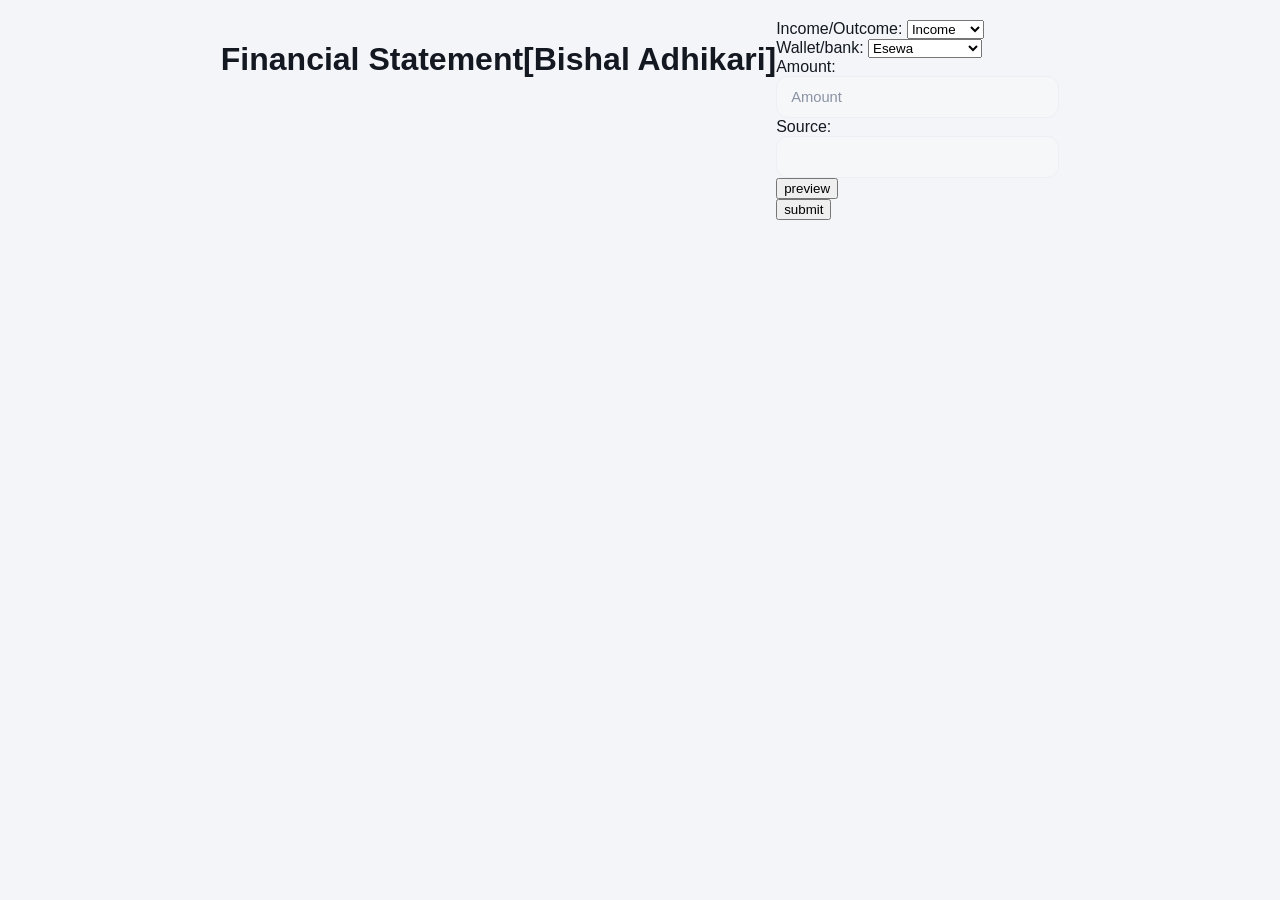
<file: Index.html>
<!DOCTYPE html>
<html>
<head>
    <meta charset="utf-8">
    <meta name="viewport" content="width=device-width, initial-scale=1">
    <title>Financial Record</title>

    <link rel="icon" type="image/jpg" href="icon.jpg">
    <link rel="stylesheet" type="text/css" href="bishal.css">
   
</head>
<body>
        <div>
    <h1 id="date">Financial Statement[Bishal Adhikari]</h1>
       </div>
       
    <form id="financeform" method="Post">
            <label id="typeLabel"> Income/Outcome: 
                <select id="Type" size="1" >
                    <option value="Income"> Income </option> 
                    <option value="Outcome"> Outcome </option>
                </select>
            </label>
                <br>
            <label id="walletLabel"> Wallet/bank:
                         <select id="Wallet" size="1" maxlength="10" name="Wallet">
                         <option value="Esewa "> Esewa </option>
                         <option value="Khalti"> khalti</option>
                         <option value="Connectips"> Connectips</option>
                         <option value="Mobile Banking"> Mobile Banking</option>
                         <option value="Cash"> Cash</option>
                </select>   
            </label>
                <br>
          <div>  <label id="amountLabel"> Amount: 
             <input type="number" step="0.01" placeholder="Amount" id="Amount"> 
         </label> </div> 
        <div> <label id="sourceLabel"> Source:
             <input type="Text" name="Source" id="Source"> 
         </label> </div>
            <button type="button" id="previewBtn" >preview </button>
       <div id="previewbox">
        
       </div>
       <button type="submit" id="submitBtn"> submit</button>
    
     </form>  
    </div>
      <script src="bishal.js"></script>
</body>
</html>
</file>
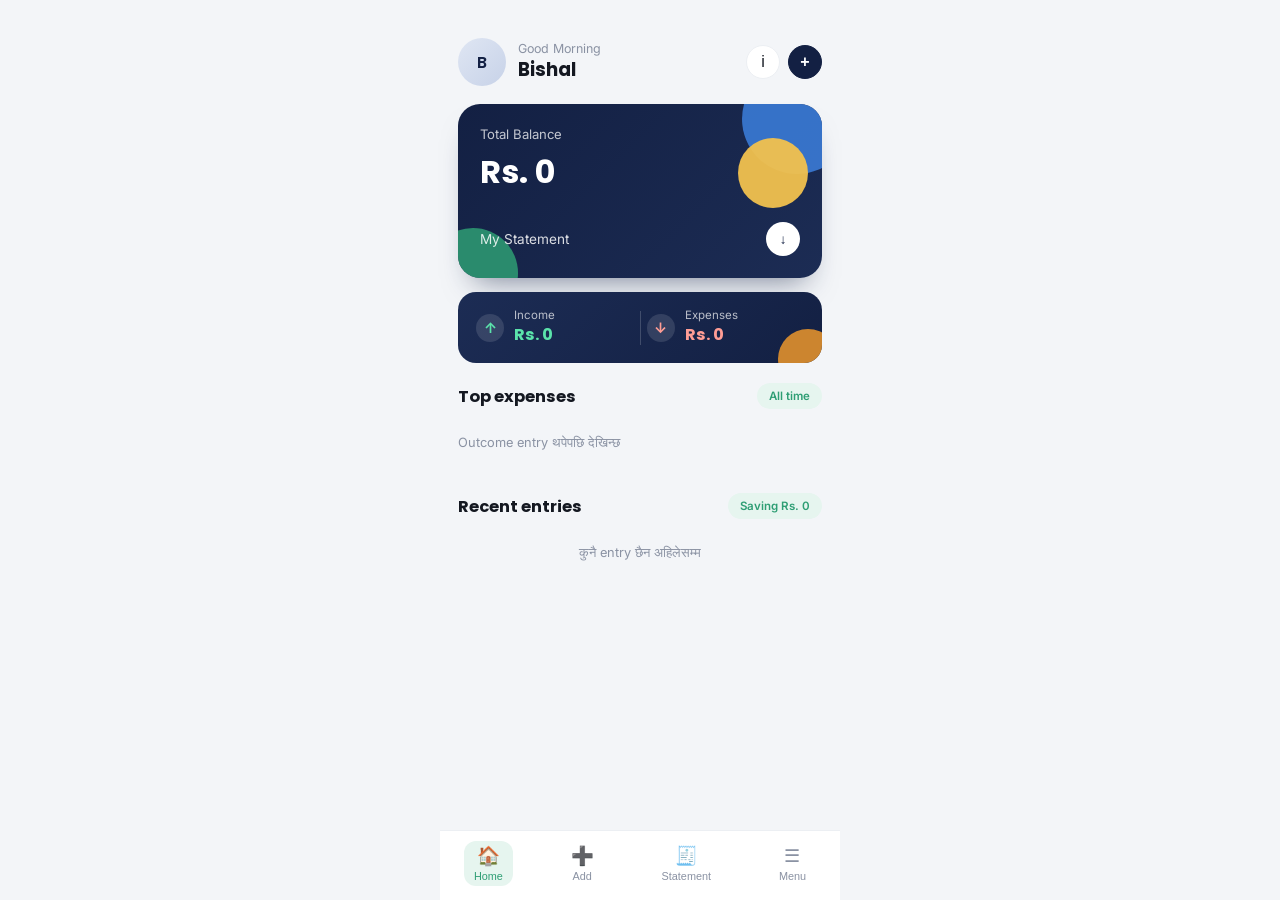
<file: index.html>
<!DOCTYPE html>
<html lang="en">
<head>
  <meta charset="UTF-8">
  <meta name="viewport" content="width=device-width, initial-scale=1.0">
  <title>Bishal Adhikari — Financial Statement</title>
  <link rel="icon" type="image/jpg" href="icon.jpg">
  <link rel="preconnect" href="https://fonts.googleapis.com">
  <link href="https://fonts.googleapis.com/css2?family=Poppins:wght@500;600;700&family=Inter:wght@400;500;600&display=swap" rel="stylesheet">
  <link rel="stylesheet" href="bishal.css">
</head>
<body>

  <div class="app">
    <div class="header">
      <div class="avatar">B</div>
      <div class="greet">
        <div class="greet-sub" id="greetTime">Good Morning</div>
        <div class="greet-name">Bishal</div>
      </div>
      <div class="header-icons">
        <button class="icon-btn" id="infoBtn" title="Statement info">i</button>
        <button class="icon-btn" id="addBtn" title="Add entry">+</button>
      </div>
    </div>

    <div class="balance-card">
      <div class="blob blob-blue"></div>
      <div class="blob blob-yellow"></div>
      <div class="blob blob-teal"></div>
      <div class="balance-label">Total Balance</div>
      <div class="balance-amt" id="balanceAmt">Rs. 0</div>
      <div class="balance-foot">
        <span>My Statement</span>
        <button class="round-btn" id="downBtn">↓</button>
      </div>
    </div>

    <div class="split-card">
      <div class="blob blob-orange-sm"></div>
      <div class="split-item">
        <span class="split-arrow up">↑</span>
        <div>
          <div class="split-label">Income</div>
          <div class="split-val income" id="sumIncome">Rs. 0</div>
        </div>
      </div>
      <div class="split-divider"></div>
      <div class="split-item">
        <span class="split-arrow down">↓</span>
        <div>
          <div class="split-label">Expenses</div>
          <div class="split-val outcome" id="sumOutcome">Rs. 0</div>
        </div>
      </div>
    </div>

    <div class="section-head">
      <h2>Top expenses</h2>
      <span class="pill">All time</span>
    </div>
    <div class="expense-scroll" id="expenseScroll">
      <div class="empty-note">Outcome entry थपेपछि देखिन्छ</div>
    </div>

    <div class="section-head">
      <h2>Recent entries</h2>
      <span class="pill" id="savingPill">Saving Rs. 0</span>
    </div>
    <div class="entry-list" id="historyList">
      <div class="empty-note">कुनै entry छैन अहिलेसम्म</div>
    </div>
  </div>

  <div class="bottom-nav">
    <button class="nav-item active" data-tab="home"><span class="nav-ic">🏠</span>Home</button>
    <button class="nav-item" data-tab="add"><span class="nav-ic">➕</span>Add</button>
    <button class="nav-item" data-tab="statement"><span class="nav-ic">🧾</span>Statement</button>
    <button class="nav-item" data-tab="menu"><span class="nav-ic">☰</span>Menu</button>
  </div>

  <div class="sheet-overlay" id="sheetOverlay"></div>
  
  <!-- Add Entry Sheet -->
  <div class="sheet" id="addSheet">
    <div class="sheet-handle"></div>
    <h3>Add Entry</h3>

    <div class="toggle-wrap">
      <span class="toggle-label income active" id="lblIncome">Income</span>
      <div class="switch" id="switchToggle">
        <div class="knob" id="knob">↑</div>
      </div>
      <span class="toggle-label outcome" id="lblOutcome">Outcome</span>
    </div>

    <div class="field">
      <label>Wallet / Bank</label>
      <div class="custom-select" id="walletSelect">
        <button type="button" class="select-trigger" id="walletTrigger">
          <span class="opt-icon" id="walletIconDisplay"></span>
          <span id="walletLabelDisplay">eSewa</span>
          <span class="chev" id="walletChev"></span>
        </button>
        <ul class="select-options" id="walletOptionsList"></ul>
      </div>
    </div>

    <div class="field">
      <label>Date</label>
      <input type="date" id="entryDate">
    </div>

    <div class="field">
      <label>Amount</label>
      <input type="number" id="amount" placeholder="Rs. 0.00" inputmode="decimal">
    </div>

    <div class="field">
      <label>Source</label>
      <input type="text" id="source" placeholder="e.g. Freelance, Grocery...">
    </div>

    <div class="btns">
      <button class="act btn-preview" id="btnPreview" type="button">Preview</button>
      <button class="act btn-submit" id="btnSubmit" type="button">Submit</button>
    </div>

    <div class="preview-box" id="previewBox"></div>
  </div>

  <!-- Statement Sheet -->
  <div class="sheet" id="statementSheet">
    <div class="sheet-handle"></div>
    <h3>Date-wise Statement</h3>
    <div id="statementList"><div class="empty-note">कुनै entry छैन अहिलेसम्म</div></div>
  </div>

  <!-- Goals Sheet -->
  <div class="sheet" id="goalsSheet">
    <div class="sheet-handle"></div>
    <h3>Saving Goals</h3>
    <div id="goalsList"><div class="empty-note">अहिलेसम्म कुनै goal छैन</div></div>

    <div class="field">
      <label>Goal type</label>
      <div class="chip-row" id="goalTypeChips">
        <button type="button" class="chip active" data-type="House">🏠 House</button>
        <button type="button" class="chip" data-type="Marriage">💍 Marriage</button>
        <button type="button" class="chip" data-type="Study">🎓 Study</button>
        <button type="button" class="chip" data-type="Car">🚗 Car</button>
        <button type="button" class="chip" data-type="Custom">✏️ Other</button>
      </div>
    </div>

    <div class="field" id="goalCustomNameField" style="display:none">
      <label>Goal name</label>
      <input type="text" id="goalCustomName" placeholder="e.g. Bike, Laptop...">
    </div>

    <div class="field">
      <label>Target amount</label>
      <input type="number" id="goalTarget" placeholder="Rs. 0" inputmode="decimal">
    </div>

    <button class="act btn-preview" id="btnAddGoal" type="button">Create Goal</button>
  </div>

  <div class="toast" id="toast"><span class="dot"></span><span id="toastText"></span></div>

  <script src="script.js"></script>
</body>
</html>
</file>
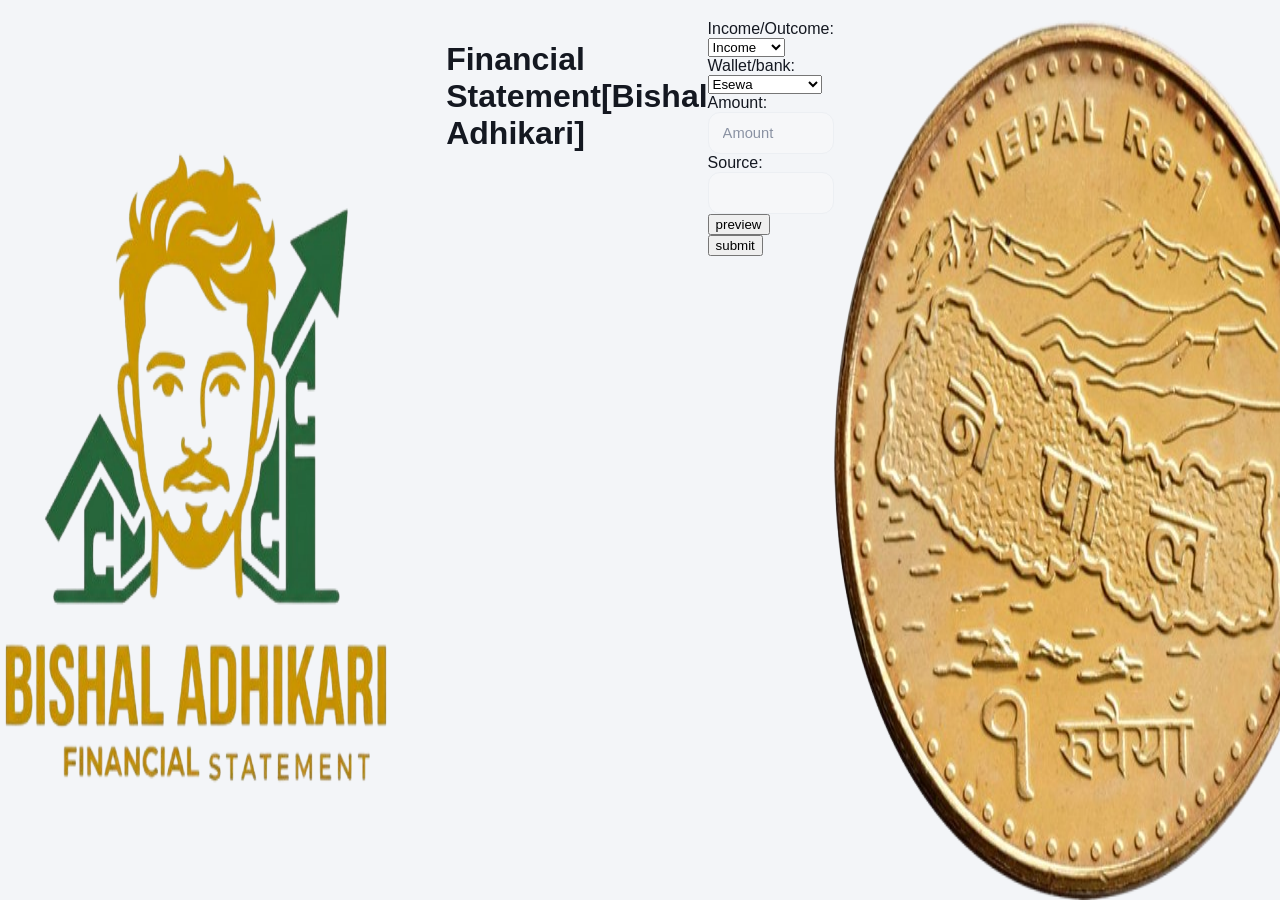
<file: bishal.html>
<!DOCTYPE html>
<html>
<head>
    <meta charset="utf-8">
    <meta name="viewport" content="width=device-width, initial-scale=1">
    <title>Financial Record</title>

    <link rel="icon" type="image/jpg" href="icon.jpg">
    <link rel="stylesheet" type="text/css" href="bishal.css">
   
</head>
<body>
    
     <img src="tt.png" id="pic"> 

        <div>
    <h1 id="date">Financial Statement[Bishal Adhikari]</h1>
       </div>

       
    <form id="financeform" method="Post">
            <label id="typeLabel"> Income/Outcome: 
                <select id="Type" size="1" >
                    <option value="Income"> Income </option> 
                    <option value="Outcome"> Outcome </option>
                </select>
            </label>
                <br>
            <label id="walletLabel"> Wallet/bank:
                         <select id="Wallet" size="1" maxlength="10" name="Wallet">
                         <option value="Esewa "> Esewa </option>
                         <option value="Khalti"> khalti</option>
                         <option value="Connectips"> Connectips</option>
                         <option value="Mobile Banking"> Mobile Banking</option>
                         <option value="Cash"> Cash</option>
                </select>   
            </label>
                <br>
          <div>  <label id="amountLabel"> Amount: 
             <input type="number" step="0.01" placeholder="Amount" id="Amount"> 
         </label> </div> 
        <div> <label id="sourceLabel"> Source:
             <input type="Text" name="Source" id="Source"> 
         </label> </div>
            <button type="button" id="previewBtn" >preview </button>
       <div id="previewbox">
        
       </div>
       <button type="submit" id="submitBtn"> submit</button>
    
     </form>  
    </div>

       <img src="coin.png" id="image" >
      <script src="bishal.js"></script>
</body>
</html>
</file>
<file: bishal.css>
:root {
  --bg: #f3f5f8;
  --navy: #132043;
  --navy-2: #1c2c54;
  --green: #2e9e74;
  --green-soft: #e6f5ef;
  --red: #e2574c;
  --red-soft: #fdeceb;
  --blue: #3a7bd5;
  --orange: #e0912d;
  --yellow: #f2c14e;
  --text: #141821;
  --text-dim: #8a92a3;
  --card: #ffffff;
  --border: #eceff3;
}

* {
  box-sizing: border-box;
}

html, body {
  margin: 0;
}

body {
  font-family: 'Inter', sans-serif;
  background: var(--bg);
  color: var(--text);
  min-height: 100vh;
  display: flex;
  justify-content: center;
  padding: 20px 0 0;
}

.app {
  width: 100%;
  max-width: 400px;
  padding: 18px 18px 90px;
  position: relative;
}

/* Header */
.header {
  display: flex;
  align-items: center;
  gap: 12px;
  margin-bottom: 18px;
  opacity: 0;
  transform: translateY(-8px);
  animation: fadeDown .5s ease forwards;
}

@keyframes fadeDown {
  to {
    opacity: 1;
    transform: translateY(0);
  }
}

.avatar {
  width: 48px;
  height: 48px;
  border-radius: 50%;
  background: linear-gradient(135deg, #dfe6f3, #c7d2e8);
  display: flex;
  align-items: center;
  justify-content: center;
  font-family: 'Poppins', sans-serif;
  font-weight: 600;
  color: var(--navy);
  flex-shrink: 0;
}

.greet {
  flex: 1;
}

.greet-sub {
  font-size: 0.78rem;
  color: var(--text-dim);
}

.greet-name {
  font-family: 'Poppins', sans-serif;
  font-size: 1.15rem;
  font-weight: 700;
}

.header-icons {
  display: flex;
  gap: 8px;
}

.icon-btn {
  width: 34px;
  height: 34px;
  border-radius: 50%;
  border: 1px solid var(--border);
  background: #fff;
  display: flex;
  align-items: center;
  justify-content: center;
  font-size: 1rem;
  cursor: pointer;
  color: var(--text);
  transition: transform .15s ease, box-shadow .2s ease;
}

.icon-btn:active {
  transform: scale(0.9);
}

#addBtn {
  background: var(--navy);
  color: #fff;
  border-color: var(--navy);
  font-weight: 700;
}

/* Balance Card */
.balance-card {
  position: relative;
  overflow: hidden;
  background: linear-gradient(135deg, var(--navy), var(--navy-2));
  border-radius: 22px;
  padding: 22px;
  color: #fff;
  margin-bottom: 14px;
  box-shadow: 0 18px 30px -16px rgba(19, 32, 67, 0.55);
  opacity: 0;
  transform: translateY(14px);
  animation: cardIn .55s cubic-bezier(.16, 1, .3, 1) .08s forwards;
}

@keyframes cardIn {
  to {
    opacity: 1;
    transform: translateY(0);
  }
}

.blob {
  position: absolute;
  border-radius: 50%;
}

.blob-blue {
  width: 110px;
  height: 110px;
  background: #3a7bd5;
  top: -40px;
  right: -30px;
  opacity: 0.9;
}

.blob-yellow {
  width: 70px;
  height: 70px;
  background: var(--yellow);
  top: 34px;
  right: 14px;
  opacity: 0.95;
}

.blob-teal {
  width: 90px;
  height: 90px;
  background: var(--green);
  bottom: -40px;
  left: -30px;
  opacity: 0.85;
}

.balance-label {
  font-size: 0.82rem;
  color: rgba(255, 255, 255, 0.75);
  position: relative;
  z-index: 1;
}

.balance-amt {
  font-family: 'Poppins', sans-serif;
  font-weight: 700;
  font-size: 2rem;
  margin: 6px 0 26px;
  position: relative;
  z-index: 1;
}

.balance-foot {
  display: flex;
  justify-content: space-between;
  align-items: center;
  position: relative;
  z-index: 1;
}

.balance-foot span {
  font-size: 0.85rem;
  color: rgba(255, 255, 255, 0.85);
}

.round-btn {
  width: 34px;
  height: 34px;
  border-radius: 50%;
  background: #fff;
  border: none;
  color: var(--navy);
  display: flex;
  align-items: center;
  justify-content: center;
  cursor: pointer;
  font-weight: 700;
}

/* Split Card */
.split-card {
  position: relative;
  overflow: hidden;
  background: linear-gradient(135deg, var(--navy-2), var(--navy));
  border-radius: 18px;
  padding: 16px 18px;
  display: flex;
  align-items: center;
  margin-bottom: 20px;
  color: #fff;
  opacity: 0;
  transform: translateY(14px);
  animation: cardIn .55s cubic-bezier(.16, 1, .3, 1) .16s forwards;
}

.blob-orange-sm {
  width: 60px;
  height: 60px;
  background: var(--orange);
  bottom: -26px;
  right: -16px;
  opacity: 0.9;
}

.split-item {
  flex: 1;
  display: flex;
  align-items: center;
  gap: 10px;
  position: relative;
  z-index: 1;
}

.split-arrow {
  width: 28px;
  height: 28px;
  border-radius: 50%;
  display: flex;
  align-items: center;
  justify-content: center;
  font-weight: 700;
  font-size: 0.9rem;
  background: rgba(255, 255, 255, 0.12);
}

.split-arrow.up {
  color: #5be3ab;
}

.split-arrow.down {
  color: #ff9d95;
}

.split-label {
  font-size: 0.72rem;
  color: rgba(255, 255, 255, 0.7);
}

.split-val {
  font-family: 'Poppins', sans-serif;
  font-weight: 700;
  font-size: 1.02rem;
}

.split-val.income {
  color: #5be3ab;
}

.split-val.outcome {
  color: #ff9d95;
}

.split-divider {
  width: 1px;
  height: 34px;
  background: rgba(255, 255, 255, 0.18);
  margin: 0 6px;
}

/* Section Head */
.section-head {
  display: flex;
  justify-content: space-between;
  align-items: center;
  margin: 6px 0 12px;
}

.section-head h2 {
  font-family: 'Poppins', sans-serif;
  font-size: 1.02rem;
  margin: 0;
}

.pill {
  background: var(--green-soft);
  color: var(--green);
  font-size: 0.72rem;
  font-weight: 600;
  padding: 6px 12px;
  border-radius: 20px;
}

/* Expense Scroll Cards */
.expense-scroll {
  display: flex;
  gap: 10px;
  overflow-x: auto;
  padding-bottom: 6px;
  margin-bottom: 22px;
  scrollbar-width: none;
}

.expense-scroll::-webkit-scrollbar {
  display: none;
}

.exp-card {
  flex: 0 0 118px;
  height: 130px;
  border-radius: 16px;
  padding: 12px;
  display: flex;
  flex-direction: column;
  justify-content: space-between;
  color: #fff;
  animation: slideIn .4s cubic-bezier(.16, 1, .3, 1);
}

@keyframes slideIn {
  from {
    opacity: 0;
    transform: translateX(14px);
  }
  to {
    opacity: 1;
    transform: translateX(0);
  }
}

.exp-badge {
  width: 26px;
  height: 26px;
  border-radius: 50%;
  background: rgba(255, 255, 255, 0.35);
  display: flex;
  align-items: center;
  justify-content: center;
  font-size: 0.75rem;
  font-weight: 700;
}

.exp-name {
  font-size: 0.82rem;
  opacity: 0.9;
}

.exp-amt {
  font-family: 'Poppins', sans-serif;
  font-weight: 700;
  font-size: 1.05rem;
}

/* Entry List Layout */
.entry-list {
  margin-bottom: 10px;
}

.entry-row {
  background: var(--card);
  border: 1px solid var(--border);
  border-radius: 14px;
  padding: 12px 14px;
  margin-bottom: 10px;
  animation: slideUp .4s cubic-bezier(.16, 1, .3, 1);
}

@keyframes slideUp {
  from {
    opacity: 0;
    transform: translateY(8px);
  }
  to {
    opacity: 1;
    transform: translateY(0);
  }
}

.entry-top {
  display: flex;
  justify-content: space-between;
  align-items: center;
  margin-bottom: 6px;
}

.entry-name {
  font-size: 0.9rem;
  font-weight: 600;
}

.entry-amt {
  font-family: 'Poppins', sans-serif;
  font-weight: 700;
  font-size: 0.92rem;
}

.entry-amt.income {
  color: var(--green);
}

.entry-amt.outcome {
  color: var(--red);
}

.entry-sub {
  font-size: 0.72rem;
  color: var(--text-dim);
  margin-bottom: 8px;
}

.bar-track {
  width: 100%;
  height: 6px;
  border-radius: 6px;
  background: #eef1f5;
  overflow: hidden;
}

.bar-fill {
  height: 100%;
  border-radius: 6px;
  transition: width .6s cubic-bezier(.16, 1, .3, 1);
}

.bar-fill.income {
  background: var(--green);
}

.bar-fill.outcome {
  background: var(--red);
}

.empty-note {
  font-size: 0.8rem;
  color: var(--text-dim);
  text-align: center;
  padding: 14px 0;
}

/* Bottom Nav */
.bottom-nav {
  position: fixed;
  bottom: 0;
  left: 0;
  right: 0;
  background: #fff;
  border-top: 1px solid var(--border);
  display: flex;
  justify-content: space-around;
  padding: 10px 0 14px;
  max-width: 400px;
  margin: 0 auto;
}

.nav-item {
  background: none;
  border: none;
  cursor: pointer;
  display: flex;
  flex-direction: column;
  align-items: center;
  gap: 3px;
  color: var(--text-dim);
  font-size: 0.68rem;
  padding: 4px 10px;
  border-radius: 12px;
  transition: color .2s, background .2s;
}

.nav-item .nav-ic {
  font-size: 1.15rem;
}

.nav-item.active {
  color: var(--green);
  background: var(--green-soft);
}

/* Sheets & Overlay */
.sheet-overlay {
  position: fixed;
  inset: 0;
  background: rgba(10, 14, 24, 0.45);
  opacity: 0;
  pointer-events: none;
  transition: opacity .3s ease;
  z-index: 40;
}

.sheet-overlay.show {
  opacity: 1;
  pointer-events: auto;
}

.sheet {
  position: fixed;
  left: 0;
  right: 0;
  bottom: 0;
  max-width: 400px;
  margin: 0 auto;
  background: #fff;
  border-radius: 24px 24px 0 0;
  padding: 10px 22px 26px;
  transform: translateY(105%);
  transition: transform .38s cubic-bezier(.16, 1, .3, 1);
  z-index: 50;
  max-height: 88vh;
  overflow-y: auto;
}

.sheet.show {
  transform: translateY(0);
}

.sheet-handle {
  width: 40px;
  height: 5px;
  border-radius: 4px;
  background: #e2e6ec;
  margin: 6px auto 14px;
}

.sheet h3 {
  font-family: 'Poppins', sans-serif;
  margin: 0 0 16px;
  font-size: 1.1rem;
}

/* Form Styling & Switches */
.toggle-wrap {
  display: flex;
  align-items: center;
  gap: 10px;
  justify-content: center;
  margin-bottom: 18px;
}

.toggle-label {
  font-size: 0.82rem;
  font-weight: 600;
  width: 70px;
  text-align: center;
  color: var(--text-dim);
  transition: color .3s, transform .3s;
}

.toggle-label.active {
  transform: scale(1.06);
}

.toggle-label.income.active {
  color: var(--green);
}

.toggle-label.outcome.active {
  color: var(--red);
}

.switch {
  position: relative;
  width: 64px;
  height: 32px;
  border-radius: 20px;
  background: var(--green);
  cursor: pointer;
  transition: background .4s ease;
  box-shadow: inset 0 2px 6px rgba(0, 0, 0, 0.15);
  flex-shrink: 0;
}

.switch.is-outcome {
  background: var(--red);
}

.knob {
  position: absolute;
  top: 3px;
  left: 3px;
  width: 26px;
  height: 26px;
  border-radius: 50%;
  background: #fff;
  display: flex;
  align-items: center;
  justify-content: center;
  box-shadow: 0 3px 8px rgba(0, 0, 0, 0.25);
  transition: left .38s cubic-bezier(.34, 1.56, .64, 1);
  font-size: 12px;
}

.switch.is-outcome .knob {
  left: 35px;
}

.field {
  margin-bottom: 14px;
}

.field label {
  display: block;
  font-size: 0.68rem;
  letter-spacing: 0.06em;
  text-transform: uppercase;
  color: var(--text-dim);
  margin-bottom: 6px;
}

input {
  width: 100%;
  background: #f6f7f9;
  border: 1px solid var(--border);
  color: var(--text);
  padding: 12px 14px;
  border-radius: 12px;
  font-size: 0.92rem;
  font-family: 'Inter', sans-serif;
  outline: none;
  transition: border-color .25s, box-shadow .25s;
}

input::placeholder {
  color: var(--text-dim);
}

input:focus {
  border-color: var(--navy);
  box-shadow: 0 0 0 3px rgba(19, 32, 67, 0.08);
}

/* Custom Select Dropdown */
.custom-select {
  position: relative;
}

.select-trigger {
  width: 100%;
  display: flex;
  align-items: center;
  gap: 10px;
  background: #f6f7f9;
  border: 1px solid var(--border);
  color: var(--text);
  padding: 11px 14px;
  border-radius: 12px;
  font-size: 0.92rem;
  font-family: 'Inter', sans-serif;
  cursor: pointer;
  text-align: left;
  transition: border-color .25s, box-shadow .25s;
}

.select-trigger.open {
  border-color: var(--navy);
  box-shadow: 0 0 0 3px rgba(19, 32, 67, 0.08);
}

.select-trigger #walletLabelDisplay {
  flex: 1;
}

.opt-icon {
  width: 22px;
  height: 22px;
  flex-shrink: 0;
  display: flex;
  align-items: center;
  justify-content: center;
}

.opt-icon svg {
  width: 22px;
  height: 22px;
  display: block;
}

.chev {
  width: 8px;
  height: 8px;
  border-right: 2px solid var(--text-dim);
  border-bottom: 2px solid var(--text-dim);
  transform: rotate(45deg);
  transition: transform .25s;
  flex-shrink: 0;
}

.select-trigger.open .chev {
  transform: rotate(225deg);
}

.select-options {
  position: absolute;
  top: calc(100% + 6px);
  left: 0;
  right: 0;
  margin: 0;
  padding: 6px;
  list-style: none;
  background: #fff;
  border: 1px solid var(--border);
  border-radius: 12px;
  box-shadow: 0 20px 40px -14px rgba(0, 0, 0, 0.2);
  z-index: 20;
  opacity: 0;
  transform: translateY(-6px);
  pointer-events: none;
  transition: opacity .2s ease, transform .2s ease;
}

.select-options.open {
  opacity: 1;
  transform: translateY(0);
  pointer-events: auto;
}

.select-option {
  display: flex;
  align-items: center;
  gap: 10px;
  padding: 9px 10px;
  border-radius: 9px;
  cursor: pointer;
  font-size: 0.88rem;
  transition: background .15s;
}

.select-option:hover, .select-option.active {
  background: #f3f5f8;
}

/* Buttons & Ripple Effects */
.btns {
  display: flex;
  flex-direction: column;
  gap: 10px;
  margin-top: 16px;
}

button.act {
  font-family: 'Poppins', sans-serif;
  border: none;
  border-radius: 12px;
  padding: 13px;
  font-size: 0.9rem;
  font-weight: 600;
  cursor: pointer;
  position: relative;
  overflow: hidden;
  transition: transform .15s ease;
}

button.act:active {
  transform: scale(0.97);
}

.btn-preview {
  background: #eef1f6;
  color: var(--navy);
}

.btn-submit {
  background: #e7ebf0;
  color: var(--text-dim);
}

.btn-submit.ready {
  background: var(--green);
  color: #fff;
}

.ripple {
  position: absolute;
  border-radius: 50%;
  background: rgba(0, 0, 0, 0.15);
  transform: scale(0);
  pointer-events: none;
  animation: rip .55s ease-out forwards;
}

@keyframes rip {
  to {
    transform: scale(3);
    opacity: 0;
  }
}

.preview-box {
  margin-top: 12px;
  background: #f6f7f9;
  border: 1px dashed var(--border);
  border-radius: 12px;
  padding: 12px 14px;
  font-size: 0.82rem;
  color: var(--text-dim);
  max-height: 0;
  overflow: hidden;
  opacity: 0;
  transition: max-height .4s ease, opacity .35s ease;
}

.preview-box.show {
  max-height: 140px;
  opacity: 1;
  padding: 12px 14px;
}

.preview-box b {
  color: var(--text);
  font-weight: 600;
}

.preview-box .pv-amt.income {
  color: var(--green);
}

.preview-box .pv-amt.outcome {
  color: var(--red);
}

/* Toast Notification */
.toast {
  position: fixed;
  bottom: 90px;
  left: 50%;
  transform: translate(-50%, 20px);
  background: var(--navy);
  color: #fff;
  padding: 11px 20px;
  border-radius: 30px;
  font-size: 0.82rem;
  opacity: 0;
  pointer-events: none;
  transition: opacity .3s, transform .3s;
  box-shadow: 0 12px 30px -10px rgba(0, 0, 0, 0.4);
  z-index: 60;
}

.toast.show {
  opacity: 1;
  transform: translate(-50%, 0);
}

.toast .dot {
  display: inline-block;
  width: 6px;
  height: 6px;
  border-radius: 50%;
  background: var(--green);
  margin-right: 8px;
}

.toast.outcome .dot {
  background: var(--red);
}

/* Goals Setup */
.chip-row {
  display: flex;
  flex-wrap: wrap;
  gap: 8px;
  margin-bottom: 16px;
}

.chip {
  padding: 8px 13px;
  border-radius: 20px;
  border: 1px solid var(--border);
  background: #f6f7f9;
  font-size: 0.78rem;
  cursor: pointer;
  color: var(--text);
  transition: background .2s, color .2s, border-color .2s;
}

.chip.active {
  background: var(--navy);
  color: #fff;
  border-color: var(--navy);
}

.goal-card {
  background: var(--card);
  border: 1px solid var(--border);
  border-radius: 14px;
  padding: 14px;
  margin-bottom: 12px;
  animation: slideUp .4s cubic-bezier(.16, 1, .3, 1);
}

.goal-top {
  display: flex;
  align-items: center;
  gap: 8px;
  margin-bottom: 8px;
}

.goal-icon {
  font-size: 1.1rem;
}

.goal-name {
  flex: 1;
  font-weight: 600;
  font-size: 0.9rem;
}

.goal-amt {
  font-size: 0.76rem;
  color: var(--text-dim);
}

/* Statement Layout */
.stmt-day {
  margin-bottom: 18px;
}

.stmt-day-head {
  display: flex;
  justify-content: space-between;
  align-items: baseline;
  font-weight: 600;
  font-size: 0.85rem;
  margin-bottom: 8px;
  padding-bottom: 8px;
  border-bottom: 1px solid var(--border);
}

.stmt-day-totals .income {
  color: var(--green);
  margin-right: 10px;
  font-weight: 600;
}

.stmt-day-totals .outcome {
  color: var(--red);
  font-weight: 600;
}

.stmt-item {
  display: flex;
  justify-content: space-between;
  font-size: 0.8rem;
  padding: 6px 0;
  color: var(--text-dim);
}

.stmt-item .stmt-amt.income {
  color: var(--green);
  font-weight: 600;
}

.stmt-item .stmt-amt.outcome {
  color: var(--red);
  font-weight: 600;
}

.stmt-item small {
  color: var(--text-dim);
}
</file>
